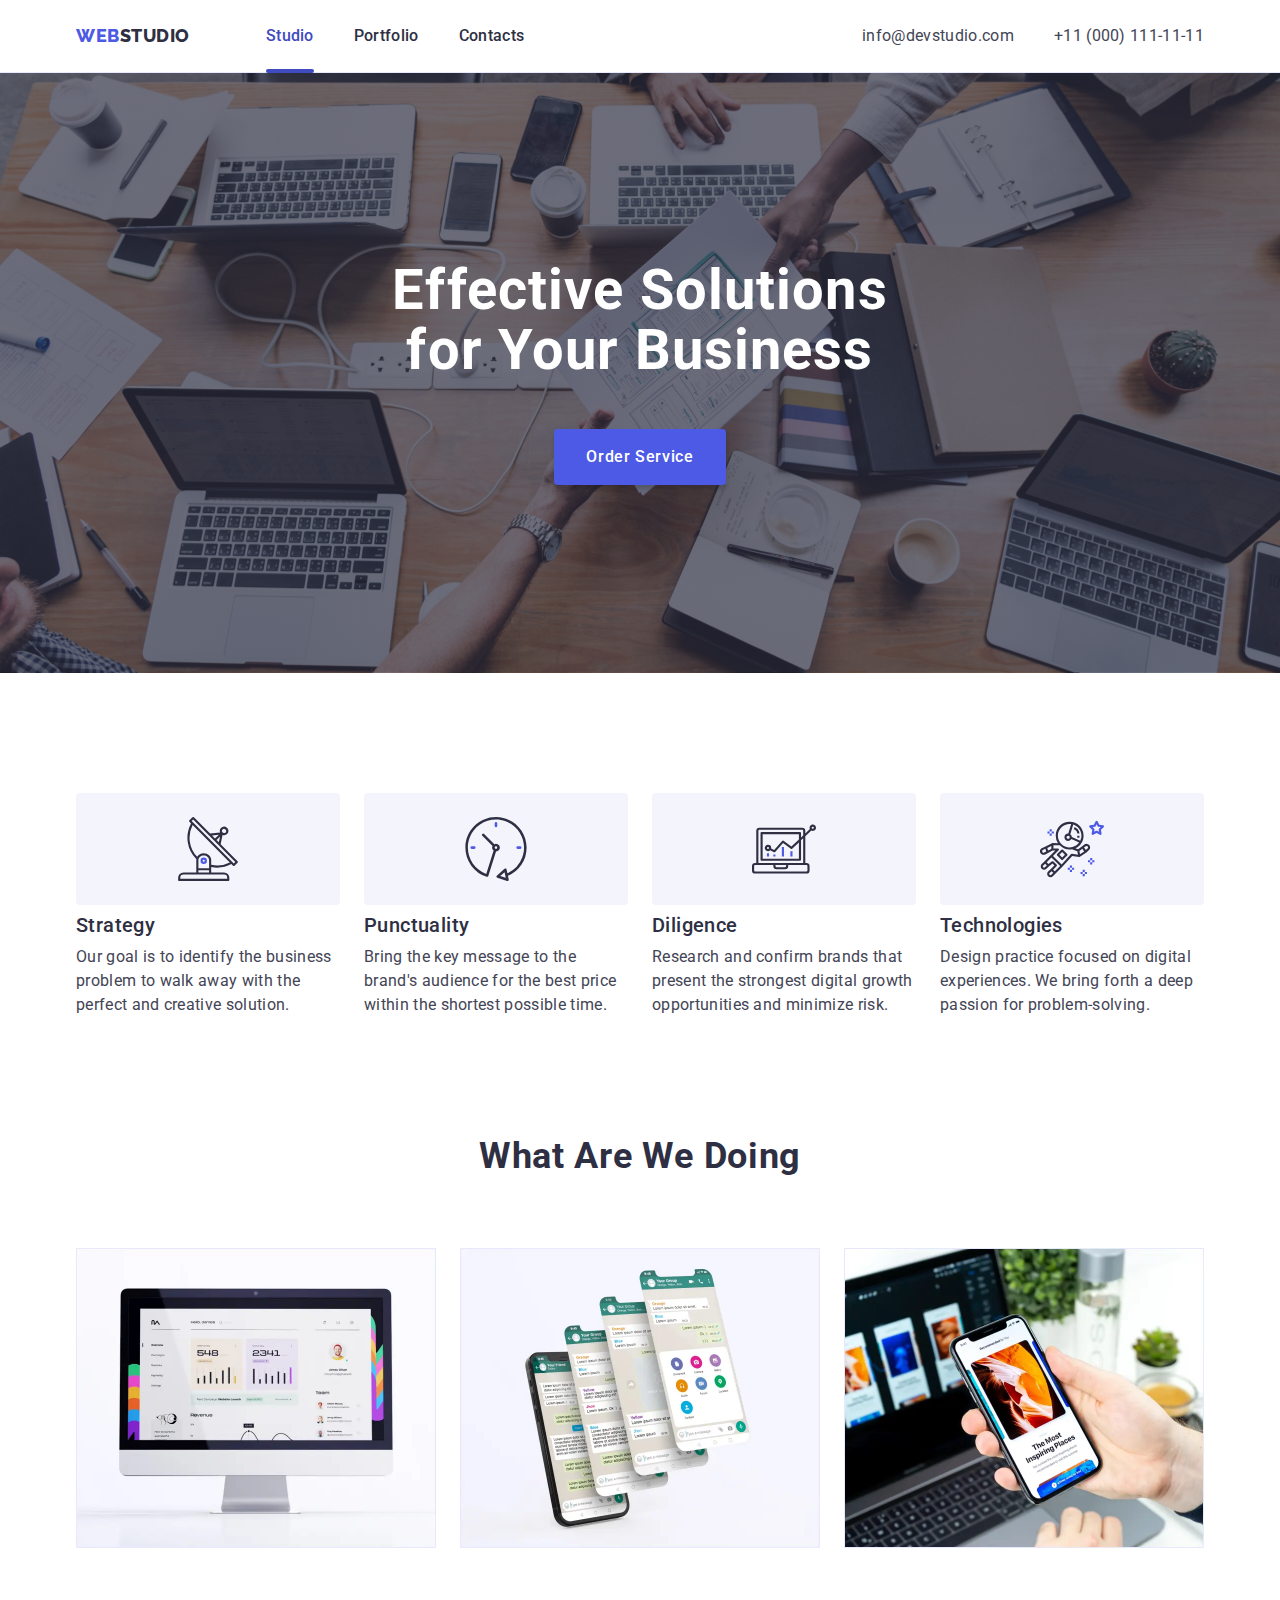
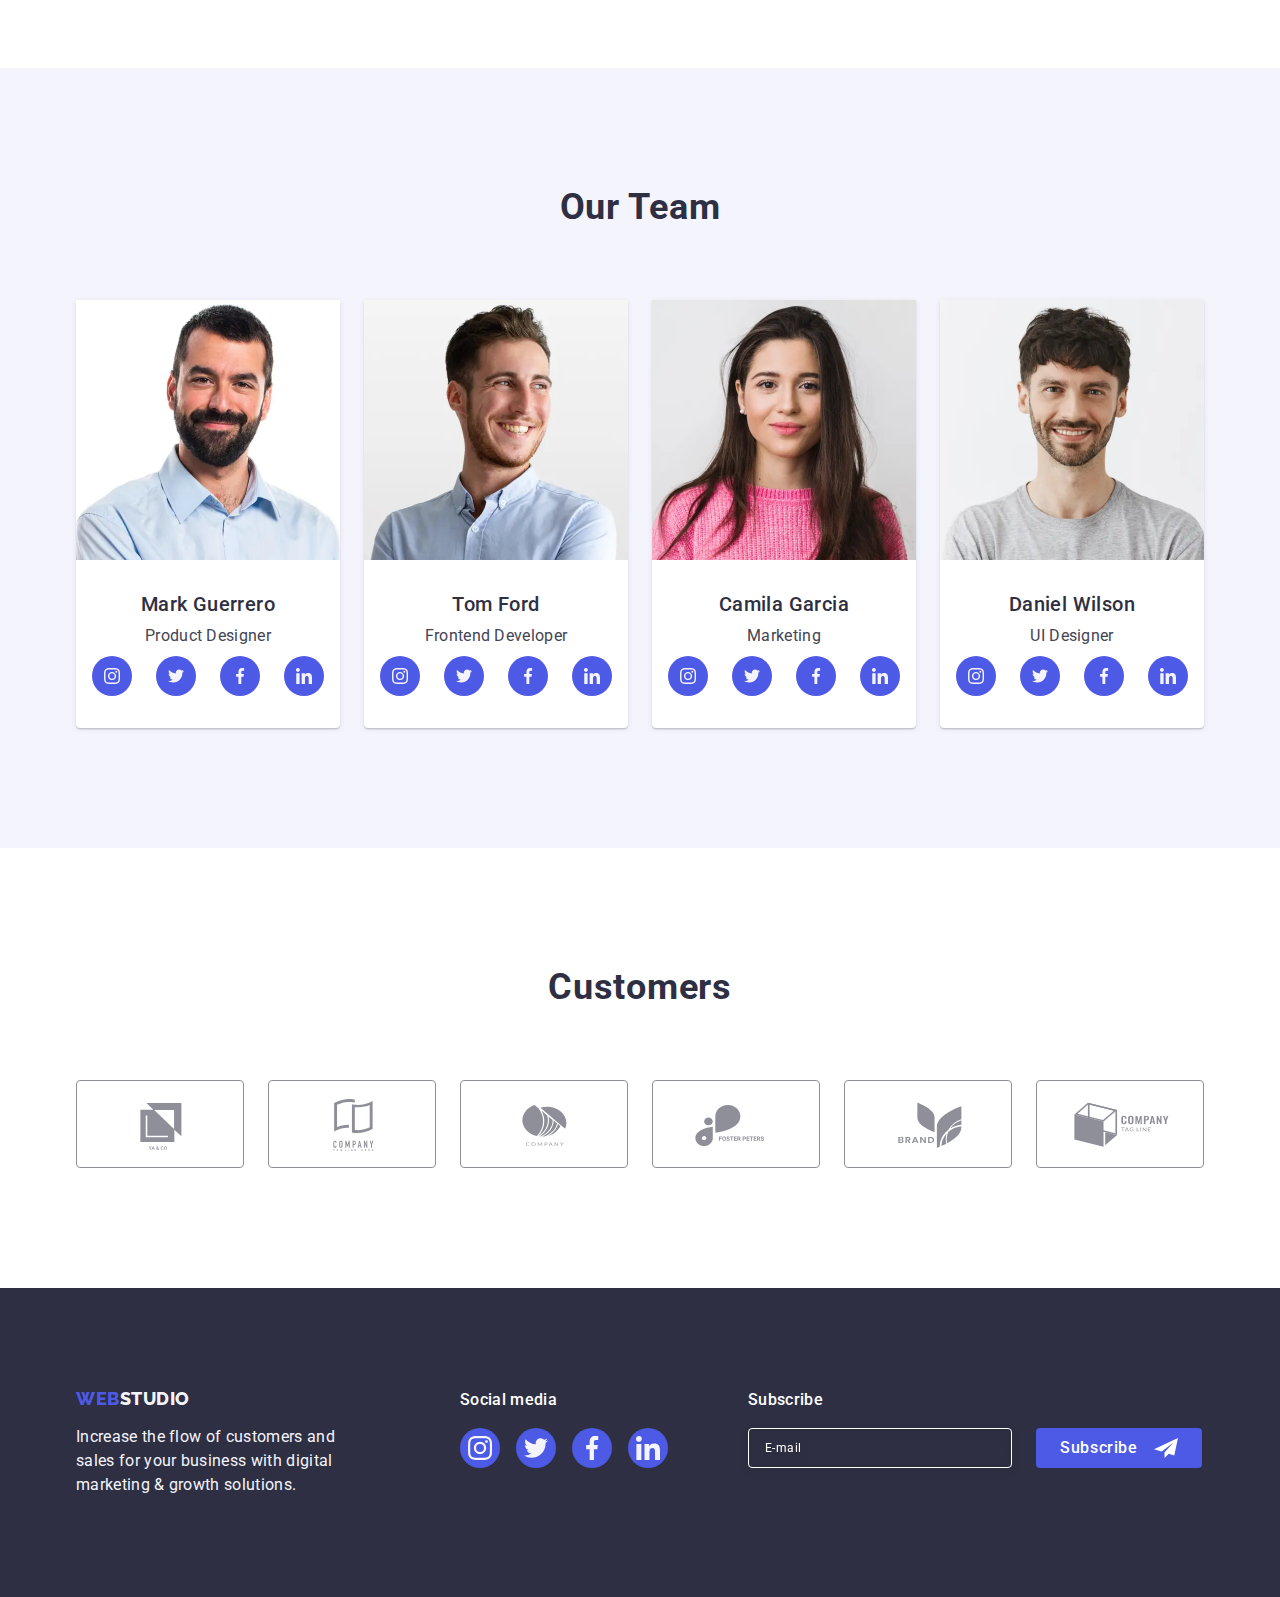
<file: index.html>
<!DOCTYPE html>
<html lang="en">

<head>
    <meta charset="UTF-8" />
    <meta http-equiv="X-UA-Compatible" content="IE=edge" />
    <meta name="viewport" content="width=device-width, initial-scale=1.0" />
    <title>WebStudio</title>
    <link rel="preconnect" href="https://fonts.googleapis.com" />
    <link rel="preconnect" href="https://fonts.gstatic.com" crossorigin />
    <link href="https://fonts.googleapis.com/css2?family=Raleway:wght@800&family=Roboto:wght@400;500;700&display=swap"
        rel="stylesheet" />
    <link rel="stylesheet"
        href="https://cdnjs.cloudflare.com/ajax/libs/modern-normalize/1.1.0/modern-normalize.min.css" />
    <link rel="stylesheet" href="./css/styles.css" />
</head>

<body>
    <header class="header">
        <div class="container header-nav">
            <nav class="navigations">
                <a href="./index.html" class="logo-nav logo-nav-common link">Web<span
                        class="logo-dark">Studio</span></a>
                <ul class="list menu-list">
                    <li class="nav-list">
                        <a href="./index.html" class="menu-item link active">Studio</a>
                    </li>
                    <li class="nav-list">
                        <a href="./portfolio.html" class="menu-item link">Portfolio</a>
                    </li>
                    <li class="nav-list">
                        <a href="" class="menu-item link">Contacts</a>
                    </li>
                </ul>
            </nav>
            <button type="button" class="mobile-menu-burger">
                <svg width="32" height="22" class="icon-hamburger js-open-menu">
                    <use href="./images/icons.svg#icon-menu-hamburger"></use>
                </svg>
            </button>
            <address class="contacts-menu">
                <ul class="list contacts-list">
                    <li class="contact tablet-mail">
                        <a href="mailto:info@devstudio.com" class="contact-item link">info@devstudio.com</a>
                    </li>
                    <li class="contact">
                        <a href="tel:+110001111111" class="contact-item link">+11 (000) 111-11-11</a>
                    </li>
                </ul>
            </address>
        </div>
        <div class="mobile-menu-wrapper js-menu-container">
            <div class="container mobile-menu-container">
                <div class="nav-button-wrapper">
                    <button type="button" class="close-button mobile-close-button js-close-menu">
                        <svg width="8" height="8" class="icon-close">
                            <use href="./images/icons.svg#icon-close"></use>
                        </svg>
                    </button>
                    <nav class="navigations-mobile">
                        <ul class="navigations-mobile-list list">
                            <li class="nav-list-mobile">
                                <a href="./index.html" class="menu-item-mobile link active">Studio</a>
                            </li>
                            <li class="nav-list-mobile">
                                <a href="./portfolio.html" class="menu-item-mobile link">Portfolio</a>
                            </li>
                            <li class="nav-list-mobile">
                                <a href="" class="menu-item-mobile link">Contacts</a>
                            </li>
                        </ul>
                    </nav>
                </div>
                <div class="mobile-fixed-wrap">
                    <address class="mobile-contact-menu">
                        <ul class="list contacts-list">
                            <li class="contact-mobile">
                                <a href="tel:+110001111111" class="contact-item-mobile-number link">+11 (000)
                                    111-11-11</a>
                            </li>
                            <li class="contact-mobile">
                                <a href="mailto:info@devstudio.com"
                                    class="contact-item-mobile link">info@devstudio.com</a>
                            </li>
                        </ul>
                    </address>
                    <ul class="social-media-list social-media-list-mobile list">
                        <li class="social-media-item">
                            <a href="" class="icon-link" aria-label="link to Instagram" target="_blank"
                                rel="noopener noreferrer">
                                <svg class="icon-img" width="24" height="24">
                                    <use href="./images/icons.svg#icon-instagram"></use>
                                </svg>
                            </a>
                        </li>
                        <li class="social-media-item">
                            <a href="" class="icon-link" aria-label="link to Twitter" target="_blank"
                                rel="noopener noreferrer">
                                <svg class="icon-img" width="24" height="24">
                                    <use href="./images/icons.svg#icon-twitter"></use>
                                </svg>
                            </a>
                        </li>
                        <li class="social-media-item">
                            <a href="" class="icon-link" aria-label="link to Facebook" target="_blank"
                                rel="noopener noreferrer">
                                <svg class="icon-img" width="24" height="24">
                                    <use href="./images/icons.svg#icon-facebook"></use>
                                </svg>
                            </a>
                        </li>
                        <li class="social-media-item">
                            <a href="" class="icon-link" aria-label="link to Linkedin" target="_blank"
                                rel="noopener noreferrer">
                                <svg class="icon-img" width="24" height="24">
                                    <use href="./images/icons.svg#icon-linkedin"></use>
                                </svg>
                            </a>
                        </li>
                    </ul>
                </div>
            </div>
        </div>
    </header>
    <main>
        <!-- Hero -->
        <section class="hero">
            <div class="container">
                <h1 class="hero-title">Effective Solutions for Your Business</h1>
                <button type="button" class="button primary-button" data-modal-open>
                    Order Service
                </button>
            </div>
        </section>

        <!-- Section 1 -->
        <section class="advantages-description">
            <div class="container advantages-container">
                <h2 class="visually-hidden">Our advantages</h2>
                <ul class="list advantages-list">
                    <li class="advantages-item">
                        <div class="advantages-icons-wrapper">
                            <svg class="advantages-icons" width="64" height="64">
                                <use href="./images/icons.svg#icon-antenna"></use>
                            </svg>
                        </div>
                        <h3 class="item-title">Strategy</h3>
                        <p class="item-description">
                            Our goal is to identify the business problem to walk away with
                            the perfect and creative solution.
                        </p>
                    </li>
                    <li class="advantages-item">
                        <div class="advantages-icons-wrapper">
                            <svg class="advantages-icons" width="64" height="64">
                                <use href="./images/icons.svg#icon-clock"></use>
                            </svg>
                        </div>
                        <h3 class="item-title">Punctuality</h3>
                        <p class="item-description">
                            Bring the key message to the brand's audience for the best price
                            within the shortest possible time.
                        </p>
                    </li>
                    <li class="advantages-item">
                        <div class="advantages-icons-wrapper">
                            <svg class="advantages-icons" width="64" height="64">
                                <use href="./images/icons.svg#icon-diagram"></use>
                            </svg>
                        </div>
                        <h3 class="item-title">Diligence</h3>
                        <p class="item-description">
                            Research and confirm brands that present the strongest digital
                            growth opportunities and minimize risk.
                        </p>
                    </li>
                    <li class="advantages-item">
                        <div class="advantages-icons-wrapper">
                            <svg class="advantages-icons" width="64" height="64">
                                <use href="./images/icons.svg#icon-astronaut"></use>
                            </svg>
                        </div>
                        <h3 class="item-title">Technologies</h3>
                        <p class="item-description">
                            Design practice focused on digital experiences. We bring forth a
                            deep passion for problem-solving.
                        </p>
                    </li>
                </ul>
            </div>
        </section>

        <!-- Section 2 -->
        <section class="work-examples">
            <div class="container">
                <h2 class="section-title">What are we doing</h2>
                <ul class="list works-list">
                    <li class="item">
                        <picture>
                            <source srcset="
                    ./images/img-1@2x.webp 2x
                  " media="(min-width: 1158px)" type="image/webp" />

                            <source srcset="
                    ./images/img-1@2x.jpg 2x
                  " media="(min-width: 1158px)" />

                            <img src="./images/img-1.jpg" alt="computer" width="360" height="300" />
                        </picture>
                    </li>
                    <li class="item">
                        <picture>
                            <source srcset="
                    ./images/img-2@2x.webp 2x
                  " media="(min-width: 1158px)" type="image/webp" />

                            <source srcset="
                    ./images/img-2@2x.jpg 2x
                  " media="(min-width: 1158px)" />

                            <img src="./images/img-2.jpg" alt="computer" width="360" height="300" />
                        </picture>
                    </li>
                    <li class="item">
                        <picture>
                            <source srcset="
                    ./images/img-3@2x.webp 2x
                  " media="(min-width: 1158px)" type="image/webp" />

                            <source srcset="
                    ./images/img-3@2x.jpg 2x
                  " media="(min-width: 1158px)" />

                            <img src="./images/img-3.jpg" alt="computer" width="360" height="300" />
                        </picture>
                    </li>
                </ul>
            </div>
        </section>

        <!-- Section 3 -->
        <section class="team-members-cards">
            <div class="container team-members-container">
                <h2 class="section-title">Our Team</h2>
                <ul class="list team-list">
                    <li class="team-member-card">
                        <picture>
                            <source srcset="
                    ./images/people-1@2x.webp 2x
                  " type="image/webp" />

                            <source srcset="
                    ./images/people-1@2x.jpg 2x
                  " />

                            <img src="./images/people-1.jpg" alt="Mark Guerrero" width="264" height="260"
                                class="person-image" />
                        </picture>
                        <div class="wrapper">
                            <h3 class="card-name-title">Mark Guerrero</h3>
                            <p class="card-description">Product Designer</p>
                            <ul class="icon-list list">
                                <li class="personal-social-media">
                                    <a href="" class="icon-link link" aria-label="link to Instagram" target="_blank"
                                        rel="noopener noreferrer">
                                        <svg class="icon-img" width="16" height="16">
                                            <use href="./images/icons.svg#icon-instagram"></use>
                                        </svg>
                                    </a>
                                </li>
                                <li class="personal-social-media">
                                    <a href="" class="icon-link link" aria-label="link to Twitter" target="_blank"
                                        rel="noopener noreferrer">
                                        <svg class="icon-img" width="16" height="16">
                                            <use href="./images/icons.svg#icon-twitter"></use>
                                        </svg>
                                    </a>
                                </li>
                                <li class="personal-social-media">
                                    <a href="" class="icon-link link" aria-label="link to Facebook" target="_blank"
                                        rel="noopener noreferrer">
                                        <svg class="icon-img" width="16" height="16">
                                            <use href="./images/icons.svg#icon-facebook"></use>
                                        </svg>
                                    </a>
                                </li>
                                <li class="personal-social-media">
                                    <a href="" class="icon-link link" aria-label="link to Linkedin" target="_blank"
                                        rel="noopener noreferrer">
                                        <svg class="icon-img" width="16" height="16">
                                            <use href="./images/icons.svg#icon-linkedin"></use>
                                        </svg>
                                    </a>
                                </li>
                            </ul>
                        </div>
                    </li>
                    <li class="team-member-card">
                        <picture>
                            <source srcset="
                    ./images/people-2@2x.webp 2x
                  " type="image/webp" />

                            <source srcset="
                    ./images/people-2@2x.jpg 2x
                  " />
                            <img src="./images/people-2.jpg" alt="Tom Ford" width="264" height="260"
                                class="person-image" />
                        </picture>
                        <div class="wrapper">
                            <h3 class="card-name-title">Tom Ford</h3>
                            <p class="card-description">Frontend Developer</p>
                            <ul class="icon-list list">
                                <li class="personal-social-media">
                                    <a href="" class="icon-link link" aria-label="link to Instagram" target="_blank"
                                        rel="noopener noreferrer">
                                        <svg class="icon-img" width="16" height="16">
                                            <use href="./images/icons.svg#icon-instagram"></use>
                                        </svg>
                                    </a>
                                </li>
                                <li class="personal-social-media">
                                    <a href="" class="icon-link link" aria-label="link to Twitter" target="_blank"
                                        rel="noopener noreferrer">
                                        <svg class="icon-img" width="16" height="16">
                                            <use href="./images/icons.svg#icon-twitter"></use>
                                        </svg>
                                    </a>
                                </li>
                                <li class="personal-social-media">
                                    <a href="" class="icon-link link" aria-label="link to Facebook" target="_blank"
                                        rel="noopener noreferrer">
                                        <svg class="icon-img" width="16" height="16">
                                            <use href="./images/icons.svg#icon-facebook"></use>
                                        </svg>
                                    </a>
                                </li>
                                <li class="personal-social-media">
                                    <a href="" class="icon-link link" aria-label="link to Linkedin" target="_blank"
                                        rel="noopener noreferrer">
                                        <svg class="icon-img" width="16" height="16">
                                            <use href="./images/icons.svg#icon-linkedin"></use>
                                        </svg>
                                    </a>
                                </li>
                            </ul>
                        </div>
                    </li>
                    <li class="team-member-card">
                        <picture>
                            <source srcset="
                    ./images/people-3@2x.webp 2x
                  " type="image/webp" />

                            <source srcset="
                    ./images/people-3@2x.jpg 2x
                  " />
                            <img src="./images/people-3.jpg" alt="Camila Garcia" width="264" height="260"
                                class="person-image" />
                        </picture>
                        <div class="wrapper">
                            <h3 class="card-name-title">Camila Garcia</h3>
                            <p class="card-description">Marketing</p>
                            <ul class="icon-list list">
                                <li class="personal-social-media">
                                    <a href="" class="icon-link link" aria-label="link to Instagram" target="_blank"
                                        rel="noopener noreferrer">
                                        <svg class="icon-img" width="16" height="16">
                                            <use href="./images/icons.svg#icon-instagram"></use>
                                        </svg>
                                    </a>
                                </li>
                                <li class="personal-social-media">
                                    <a href="" class="icon-link link" aria-label="link to Twitter" target="_blank"
                                        rel="noopener noreferrer">
                                        <svg class="icon-img" width="16" height="16">
                                            <use href="./images/icons.svg#icon-twitter"></use>
                                        </svg>
                                    </a>
                                </li>
                                <li class="personal-social-media">
                                    <a href="" class="icon-link link" aria-label="link to Facebook" target="_blank"
                                        rel="noopener noreferrer">
                                        <svg class="icon-img" width="16" height="16">
                                            <use href="./images/icons.svg#icon-facebook"></use>
                                        </svg>
                                    </a>
                                </li>
                                <li class="personal-social-media">
                                    <a href="" class="icon-link link" aria-label="link to Linkedin" target="_blank"
                                        rel="noopener noreferrer">
                                        <svg class="icon-img" width="16" height="16">
                                            <use href="./images/icons.svg#icon-linkedin"></use>
                                        </svg>
                                    </a>
                                </li>
                            </ul>
                        </div>
                    </li>
                    <li class="team-member-card">
                        <picture>
                            <source srcset="
                    ./images/people-4@2x.webp 2x
                  " type="image/webp" />

                            <source srcset="
                    ./images/people-4@2x.jpg 2x
                  " />
                            <img src="./images/people-4.jpg" alt="Daniel Wilson" width="264" height="260"
                                class="person-image" />
                        </picture>
                        <div class="wrapper">
                            <h3 class="card-name-title">Daniel Wilson</h3>
                            <p class="card-description">UI Designer</p>
                            <ul class="icon-list list">
                                <li class="personal-social-media">
                                    <a href="" class="icon-link link" aria-label="link to Instagram" target="_blank"
                                        rel="noopener noreferrer">
                                        <svg class="icon-img" width="16" height="16">
                                            <use href="./images/icons.svg#icon-instagram"></use>
                                        </svg>
                                    </a>
                                </li>
                                <li class="personal-social-media">
                                    <a href="" class="icon-link link" aria-label="link to Twitter" target="_blank"
                                        rel="noopener noreferrer">
                                        <svg class="icon-img" width="16" height="16">
                                            <use href="./images/icons.svg#icon-twitter"></use>
                                        </svg>
                                    </a>
                                </li>
                                <li class="personal-social-media">
                                    <a href="" class="icon-link link" aria-label="link to Facebook" target="_blank"
                                        rel="noopener noreferrer">
                                        <svg class="icon-img" width="16" height="16">
                                            <use href="./images/icons.svg#icon-facebook"></use>
                                        </svg>
                                    </a>
                                </li>
                                <li class="personal-social-media">
                                    <a href="" class="icon-link link" aria-label="link to Linkedin" target="_blank"
                                        rel="noopener noreferrer">
                                        <svg class="icon-img" width="16" height="16">
                                            <use href="./images/icons.svg#icon-linkedin"></use>
                                        </svg>
                                    </a>
                                </li>
                            </ul>
                        </div>
                    </li>
                </ul>
            </div>
        </section>

        <!-- Section 4 -->
        <section class="customers-section">
            <div class="container customers-container">
                <h2 class="section-title">Customers</h2>
                <ul class="customers-list list">
                    <li class="customers-item">
                        <a href="" class="customers-link" aria-label="link to Company" target="_blank"
                            rel="noopener noreferrer">
                            <svg class="customer-logo">
                                <use href="./images/icons.svg#icon-logo-1"></use>
                            </svg>
                        </a>
                    </li>
                    <li class="customers-item">
                        <a href="" class="customers-link" aria-label="link to Company" target="_blank"
                            rel="noopener noreferrer">
                            <svg class="customer-logo">
                                <use href="./images/icons.svg#icon-logo-2"></use>
                            </svg>
                        </a>
                    </li>
                    <li class="customers-item">
                        <a href="" class="customers-link" aria-label="link to Company" target="_blank"
                            rel="noopener noreferrer">
                            <svg class="customer-logo">
                                <use href="./images/icons.svg#icon-logo-3"></use>
                            </svg>
                        </a>
                    </li>
                    <li class="customers-item">
                        <a href="" class="customers-link" aria-label="link to Company" target="_blank"
                            rel="noopener noreferrer">
                            <svg class="customer-logo">
                                <use href="./images/icons.svg#icon-logo-4"></use>
                            </svg>
                        </a>
                    </li>
                    <li class="customers-item">
                        <a href="" class="customers-link" aria-label="link to Company" target="_blank"
                            rel="noopener noreferrer">
                            <svg class="customer-logo">
                                <use href="./images/icons.svg#icon-logo-5"></use>
                            </svg>
                        </a>
                    </li>
                    <li class="customers-item">
                        <a href="" class="customers-link" aria-label="link to Company" target="_blank"
                            rel="noopener noreferrer">
                            <svg class="customer-logo">
                                <use href="./images/icons.svg#icon-logo-6"></use>
                            </svg>
                        </a>
                    </li>
                </ul>
            </div>
        </section>
    </main>

    <!-- Footer -->

    <footer class="footer">
        <div class="container footer-wrapper">
            <div class="footer-left-side">
                <a href="./index.html" class="logo-nav logo-nav-common link footer-logo">Web<span
                        class="logo-light">Studio</span></a>
                <p class="footer-text">
                    Increase the flow of customers and sales for your business with
                    digital marketing & growth solutions.
                </p>
            </div>
            <div class="footer-social-media-wrapper">
                <p class="social-media-form-text">Social media</p>
                <ul class="social-media-list list">
                    <li class="social-media-item">
                        <a href="" class="icon-link" aria-label="link to Instagram" target="_blank"
                            rel="noopener noreferrer">
                            <svg class="icon-img" width="24" height="24">
                                <use href="./images/icons.svg#icon-instagram"></use>
                            </svg>
                        </a>
                    </li>
                    <li class="social-media-item">
                        <a href="" class="icon-link" aria-label="link to Twitter" target="_blank"
                            rel="noopener noreferrer">
                            <svg class="icon-img" width="24" height="24">
                                <use href="./images/icons.svg#icon-twitter"></use>
                            </svg>
                        </a>
                    </li>
                    <li class="social-media-item">
                        <a href="" class="icon-link" aria-label="link to Facebook" target="_blank"
                            rel="noopener noreferrer">
                            <svg class="icon-img" width="24" height="24">
                                <use href="./images/icons.svg#icon-facebook"></use>
                            </svg>
                        </a>
                    </li>
                    <li class="social-media-item">
                        <a href="" class="icon-link" aria-label="link to Linkedin" target="_blank"
                            rel="noopener noreferrer">
                            <svg class="icon-img" width="24" height="24">
                                <use href="./images/icons.svg#icon-linkedin"></use>
                            </svg>
                        </a>
                    </li>
                </ul>
            </div>

            <div class="footer-form-container">
                <p class="social-media-form-text">Subscribe</p>
                <form class="footer-form">
                    <label class="footer-form-label">
                        <input type="email" name="email" required class="footer-form-email" placeholder="E-mail" />
                    </label>
                    <button type="submit" class="footer-form-button button">
                        Subscribe
                        <svg class="subscribe-footer-icon" width="24" height="24">
                            <use href="./images/icons.svg#icon-telegram"></use>
                        </svg>
                    </button>
                </form>
            </div>
        </div>
    </footer>

    <!-- Modal window -->

    <div class="backdrop is-hidden" data-modal>
        <div class="modal">
            <button type="button" class="close-button modal-close-button" data-modal-close>
                <svg class="icon-close" width="8" height="8">
                    <use href="./images/icons.svg#icon-close"></use>
                </svg>
            </button>
            <p class="form-title">Leave your contacts and we will call you back</p>

            <form class="form-modal">
                <div class="modal-form-wrapper">
                    <label class="form-field" for="user-name">Name</label>
                    <div class="input-wrapper">
                        <input type="text" name="user-name" id="user-name" required class="form-input"
                            pattern="[a-zA-Z]+" minlength="2" />
                        <svg class="form-icon" width="18" height="24">
                            <use href="./images/icons.svg#icon-person"></use>
                        </svg>
                    </div>
                </div>

                <div class="modal-form-wrapper">
                    <label class="form-field" for="user-phone-number">Phone</label>
                    <div class="input-wrapper">
                        <input type="tel" name="phone-number" id="user-phone-number" required class="form-input"
                            pattern="[0-9]{3}-[0-9]{3}-[0-9]{2}-[0-9]{2}" title="XXX-XXX-XX-XX" />
                        <svg class="form-icon" width="18" height="24">
                            <use href="./images/icons.svg#icon-phone"></use>
                        </svg>
                    </div>
                </div>

                <div class="modal-form-wrapper">
                    <label class="form-field" for="user-email">Email</label>
                    <div class="input-wrapper">
                        <input type="email" name="user-email" id="user-email" required class="form-input" />
                        <svg class="form-icon" width="18" height="24">
                            <use href="./images/icons.svg#icon-email"></use>
                        </svg>
                    </div>
                </div>

                <div class="modal-form-wrapper textarea-container">
                    <label class="form-field" for="user-comment"> Comment</label>
                    <textarea name="user-comment" id="user-comment" placeholder="Text input"
                        class="user-comment"></textarea>
                </div>

                <div class="user-policy-wrapper">
                    <input type="checkbox" name="user-privacy" id="user-privacy" value="true" required
                        class="checkbox-form visually-hidden" />
                    <label class="checkbox-description" for="user-privacy">
                        <span class="icon-checkboks">
                            <svg class="icon-policy" width="10" height="8">
                                <use href="./images/icons.svg#icon-policy"></use>
                            </svg>
                        </span>
                        I accept the terms and conditions of the&nbsp;
                        <a href="" class="policy-link">Privacy Policy</a>
                    </label>
                </div>

                <button type="submit" class="primary-button button">Send</button>
            </form>
        </div>
    </div>

    <script src="./js/mobile-menu.js"></script>
    <script src="./js/modal.js"></script>
</body>

</html>
</file>
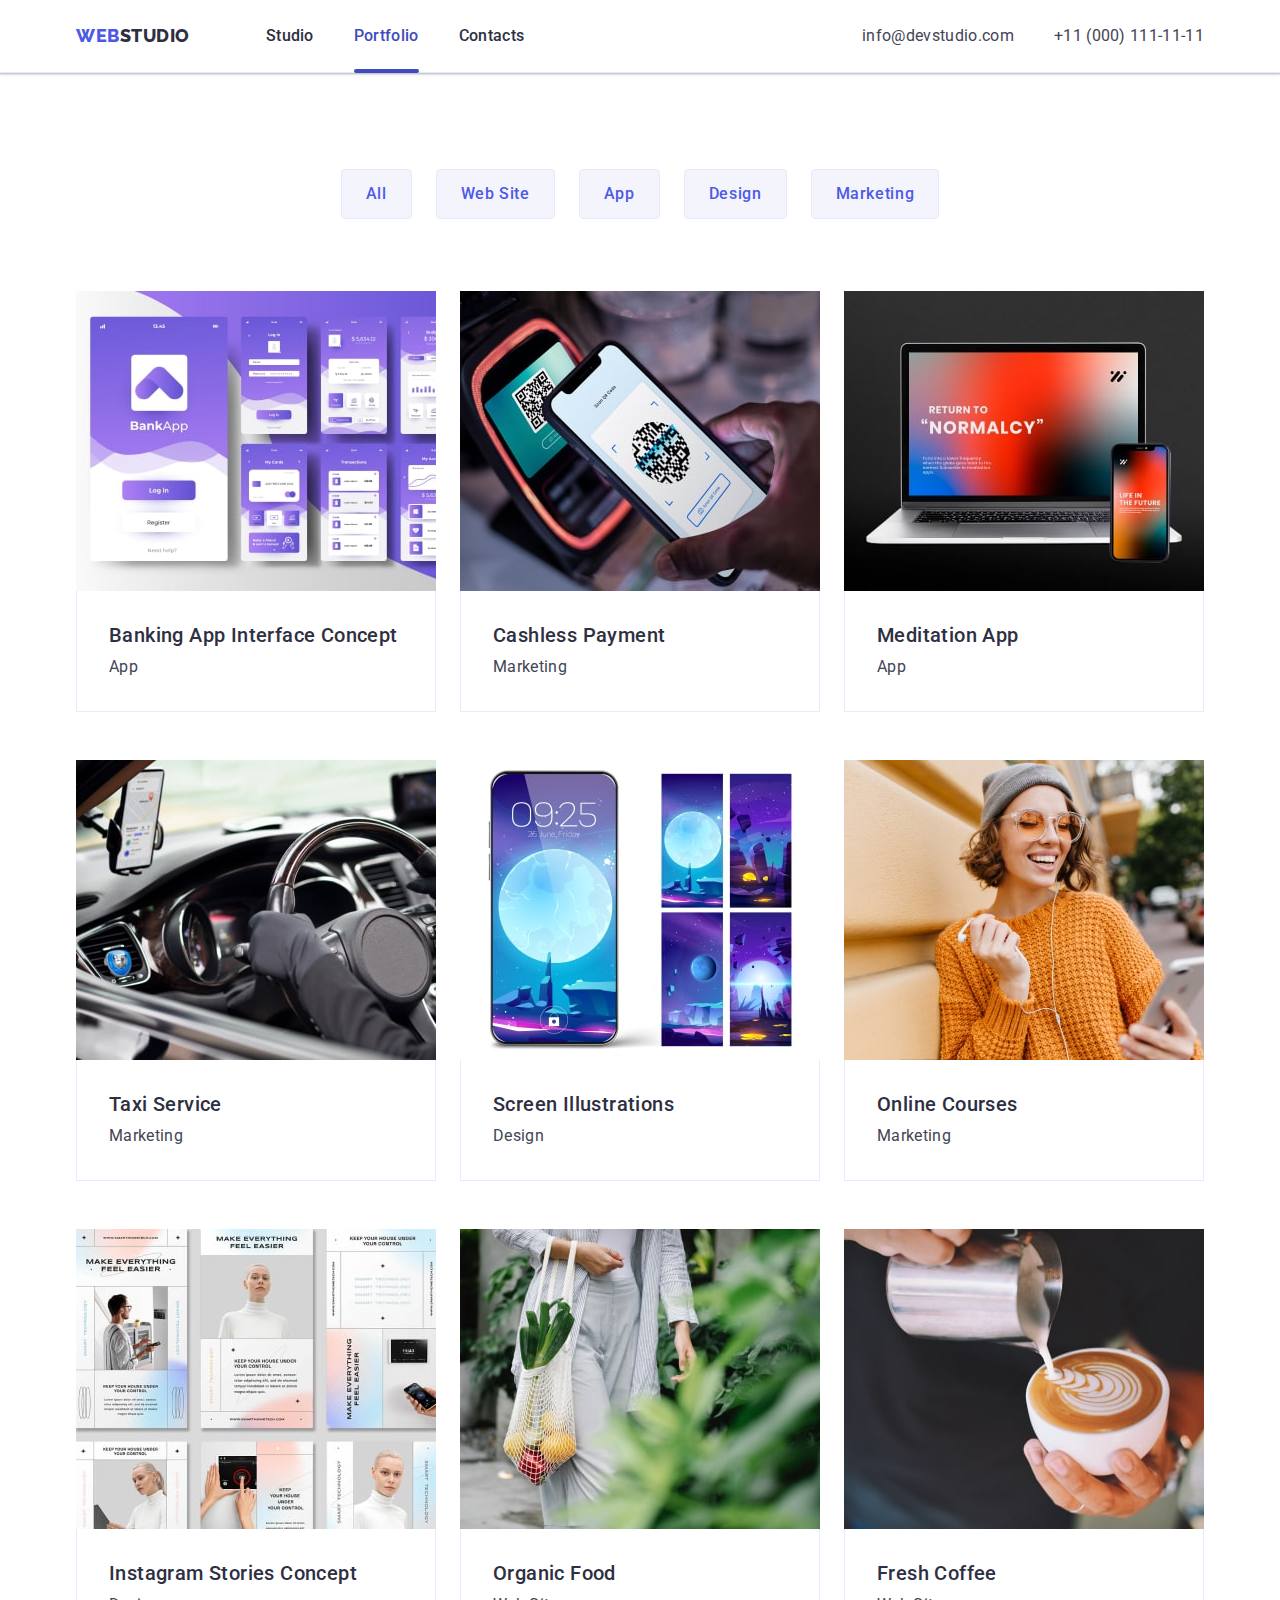
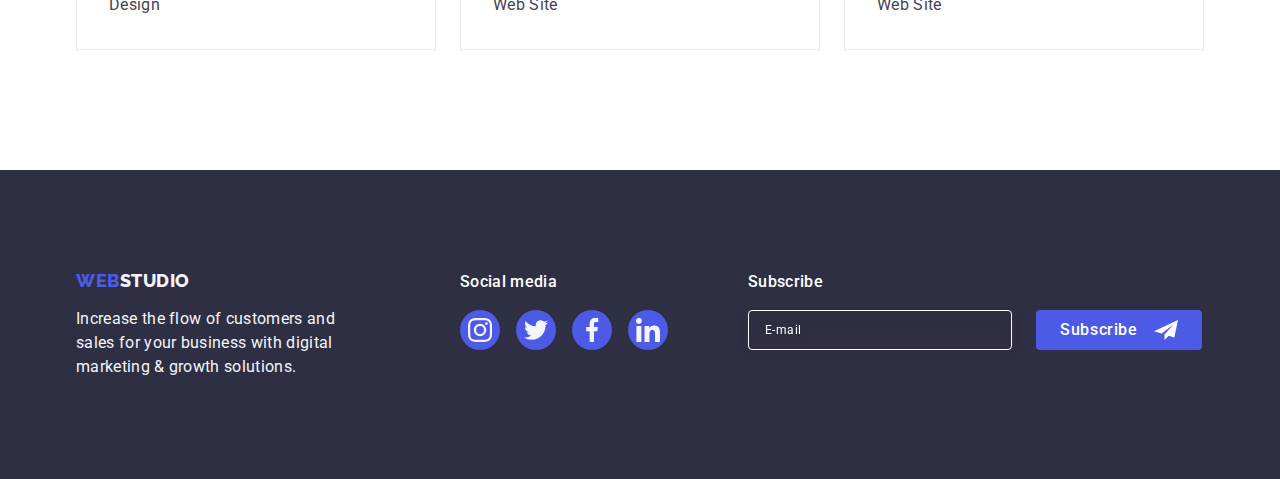
<file: portfolio.html>
<!DOCTYPE html>
<html lang="en">

<head>
    <meta charset="UTF-8" />
    <meta http-equiv="X-UA-Compatible" content="IE=edge" />
    <meta name="viewport" content="width=device-width, initial-scale=1.0" />
    <title>Portfolio</title>
    <link rel="preconnect" href="https://fonts.googleapis.com" />
    <link rel="preconnect" href="https://fonts.gstatic.com" crossorigin />
    <link href="https://fonts.googleapis.com/css2?family=Raleway:wght@800&family=Roboto:wght@400;500;700&display=swap"
        rel="stylesheet" />
    <link rel="stylesheet"
        href="https://cdnjs.cloudflare.com/ajax/libs/modern-normalize/1.1.0/modern-normalize.min.css" />
    <link rel="stylesheet" href="./css/styles.css" />
</head>

<body>
    <header class="header">
        <div class="container header-nav">
            <nav class="navigations">
                <a href="./index.html" class="logo-nav logo-nav-common link">Web<span
                        class="logo-dark">Studio</span></a>
                <ul class="list menu-list">
                    <li class="nav-list">
                        <a href="./index.html" class="menu-item link">Studio</a>
                    </li>
                    <li class="nav-list">
                        <a href="./portfolio.html" class="menu-item link active">Portfolio</a>
                    </li>
                    <li class="nav-list">
                        <a href="" class="menu-item link">Contacts</a>
                    </li>
                </ul>
            </nav>
            <address class="contacts-menu">
                <ul class="list contacts-list">
                    <li class="contact">
                        <a href="mailto:info@devstudio.com" class="contact-item link">info@devstudio.com</a>
                    </li>
                    <li class="contact">
                        <a href="tel:+110001111111" class="contact-item link">+11 (000) 111-11-11</a>
                    </li>
                </ul>
            </address>
        </div>
    </header>
    <main>
        <section class="cards-section">
            <div class="container">
                <h1 class="visually-hidden">Our offers</h1>
                <ul class="list button-list">
                    <li class="secondary-button-item">
                        <button type="button" class="button secondary-button">All</button>
                    </li>
                    <li class="secondary-button-item">
                        <button type="button" class="button secondary-button">
                            Web Site
                        </button>
                    </li>
                    <li class="secondary-button-item">
                        <button type="button" class="button secondary-button">App</button>
                    </li>
                    <li class="secondary-button-item">
                        <button type="button" class="button secondary-button">
                            Design
                        </button>
                    </li>
                    <li class="secondary-button-item">
                        <button type="button" class="button secondary-button">
                            Marketing
                        </button>
                    </li>
                </ul>

                <ul class="list card-list">
                    <li class="card">
                        <a href="" class="link card-link">
                            <div class="thumb">
                                <img src="./images/portfolio/portfolio-1.jpg" alt="Banking app" width="360"
                                    height="300" />
                                <p class="thumb-text">
                                    14 Stylish and User-Friendly App Design Concepts · Task
                                    Manager App · Calorie Tracker App · Exotic Fruit Ecommerce
                                    App · Cloud Storage App
                                </p>
                            </div>
                            <div class="wrapper-cards">
                                <h2 class="item-title item-title-link">
                                    Banking App Interface Concept
                                </h2>
                                <p class="item-description item-description-link">App</p>
                            </div>
                        </a>
                    </li>

                    <li class="card">
                        <a href="" class="link card-link">
                            <div class="thumb">
                                <img src="./images/portfolio/portfolio-2.jpg" alt="Phone Payment" width="360"
                                    height="300" />
                                <p class="thumb-text">
                                    14 Stylish and User-Friendly App Design Concepts · Task
                                    Manager App · Calorie Tracker App · Exotic Fruit Ecommerce
                                    App · Cloud Storage App
                                </p>
                            </div>
                            <div class="wrapper-cards">
                                <h2 class="item-title item-title-link">Cashless Payment</h2>
                                <p class="item-description item-description-link">
                                    Marketing
                                </p>
                            </div>
                        </a>
                    </li>

                    <li class="card">
                        <a href="" class="link card-link">
                            <div class="thumb">
                                <img src="./images/portfolio/portfolio-3.jpg" alt="Laptop" width="360" height="300" />
                                <p class="thumb-text">
                                    14 Stylish and User-Friendly App Design Concepts · Task
                                    Manager App · Calorie Tracker App · Exotic Fruit Ecommerce
                                    App · Cloud Storage App
                                </p>
                            </div>
                            <div class="wrapper-cards">
                                <h2 class="item-title item-title-link">Meditation App</h2>
                                <p class="item-description item-description-link">App</p>
                            </div>
                        </a>
                    </li>
                    <li class="card">
                        <a href="" class="link card-link">
                            <div class="thumb">
                                <img src="./images/portfolio/portfolio-4.jpg" alt="A car" width="360" height="300" />
                                <p class="thumb-text">
                                    14 Stylish and User-Friendly App Design Concepts · Task
                                    Manager App · Calorie Tracker App · Exotic Fruit Ecommerce
                                    App · Cloud Storage App
                                </p>
                            </div>
                            <div class="wrapper-cards">
                                <h2 class="item-title item-title-link">Taxi Service</h2>
                                <p class="item-description item-description-link">
                                    Marketing
                                </p>
                            </div>
                        </a>
                    </li>
                    <li class="card">
                        <a href="" class="link card-link">
                            <div class="thumb">
                                <img src="./images/portfolio/portfolio-5.jpg" alt="Screen Illustrations" width="360"
                                    height="300" />
                                <p class="thumb-text">
                                    14 Stylish and User-Friendly App Design Concepts · Task
                                    Manager App · Calorie Tracker App · Exotic Fruit Ecommerce
                                    App · Cloud Storage App
                                </p>
                            </div>
                            <div class="wrapper-cards">
                                <h2 class="item-title item-title-link">
                                    Screen Illustrations
                                </h2>
                                <p class="item-description item-description-link">Design</p>
                            </div>
                        </a>
                    </li>
                    <li class="card">
                        <a href="" class="link card-link">
                            <div class="thumb">
                                <img src="./images/portfolio/portfolio-6.jpg" alt="Learning girl" width="360"
                                    height="300" />
                                <p class="thumb-text">
                                    14 Stylish and User-Friendly App Design Concepts · Task
                                    Manager App · Calorie Tracker App · Exotic Fruit Ecommerce
                                    App · Cloud Storage App
                                </p>
                            </div>
                            <div class="wrapper-cards">
                                <h2 class="item-title item-title-link">Online Courses</h2>
                                <p class="item-description item-description-link">
                                    Marketing
                                </p>
                            </div>
                        </a>
                    </li>
                    <li class="card">
                        <a href="" class="link card-link">
                            <div class="thumb">
                                <img src="./images/portfolio/portfolio-7.jpg" alt="Instagram Stories" width="360"
                                    height="300" />
                                <p class="thumb-text">
                                    14 Stylish and User-Friendly App Design Concepts · Task
                                    Manager App · Calorie Tracker App · Exotic Fruit Ecommerce
                                    App · Cloud Storage App
                                </p>
                            </div>
                            <div class="wrapper-cards">
                                <h2 class="item-title item-title-link">
                                    Instagram Stories Concept
                                </h2>
                                <p class="item-description item-description-link">Design</p>
                            </div>
                        </a>
                    </li>
                    <li class="card">
                        <a href="" class="link card-link">
                            <div class="thumb">
                                <img src="./images/portfolio/portfolio-8.jpg" alt="Food" width="360" height="300" />
                                <p class="thumb-text">
                                    14 Stylish and User-Friendly App Design Concepts · Task
                                    Manager App · Calorie Tracker App · Exotic Fruit Ecommerce
                                    App · Cloud Storage App
                                </p>
                            </div>
                            <div class="wrapper-cards">
                                <h2 class="item-title item-title-link">Organic Food</h2>
                                <p class="item-description item-description-link">Web Site</p>
                            </div>
                        </a>
                    </li>
                    <li class="card">
                        <a href="" class="link card-link">
                            <div class="thumb">
                                <img src="./images/portfolio/portfolio-9.jpg" alt="A cup of coffe" width="360"
                                    height="300" />
                                <p class="thumb-text">
                                    14 Stylish and User-Friendly App Design Concepts · Task
                                    Manager App · Calorie Tracker App · Exotic Fruit Ecommerce
                                    App · Cloud Storage App
                                </p>
                            </div>
                            <div class="wrapper-cards">
                                <h2 class="item-title item-title-link">Fresh Coffee</h2>
                                <p class="item-description item-description-link">Web Site</p>
                            </div>
                        </a>
                    </li>
                </ul>
            </div>
        </section>
    </main>
    <footer class="footer">
        <div class="container footer-wrapper">
            <div class="footer-left-side">
                <a href="./index.html" class="logo-nav logo-nav-common link footer-logo">Web<span
                        class="logo-light">Studio</span></a>
                <p class="footer-text">
                    Increase the flow of customers and sales for your business with
                    digital marketing & growth solutions.
                </p>
            </div>
            <div class="footer-social-media-wrapper">
                <p class="social-media-form-text">Social media</p>
                <ul class="social-media-list list">
                    <li class="social-media-item">
                        <a href="" class="icon-link" aria-label="link to Instagram" target="_blank"
                            rel="noopener noreferrer">
                            <svg class="icon-img" width="24" height="24">
                                <use href="./images/icons.svg#icon-instagram"></use>
                            </svg>
                        </a>
                    </li>
                    <li class="social-media-item">
                        <a href="" class="icon-link" aria-label="link to Twitter" target="_blank"
                            rel="noopener noreferrer">
                            <svg class="icon-img" width="24" height="24">
                                <use href="./images/icons.svg#icon-twitter"></use>
                            </svg>
                        </a>
                    </li>
                    <li class="social-media-item">
                        <a href="" class="icon-link" aria-label="link to Facebook" target="_blank"
                            rel="noopener noreferrer">
                            <svg class="icon-img" width="24" height="24">
                                <use href="./images/icons.svg#icon-facebook"></use>
                            </svg>
                        </a>
                    </li>
                    <li class="social-media-item">
                        <a href="" class="icon-link" aria-label="link to Linkedin" target="_blank"
                            rel="noopener noreferrer">
                            <svg class="icon-img" width="24" height="24">
                                <use href="./images/icons.svg#icon-linkedin"></use>
                            </svg>
                        </a>
                    </li>
                </ul>
            </div>

            <div class="footer-form-container">
                <p class="social-media-form-text">Subscribe</p>
                <form class="footer-form">
                    <label class="footer-form-label">
                        <input type="email" name="email" required class="footer-form-email" placeholder="E-mail" />
                    </label>
                    <button type="submit" class="footer-form-button button">
                        Subscribe
                        <svg class="subscribe-footer-icon" width="24" height="24">
                            <use href="./images/icons.svg#icon-telegram"></use>
                        </svg>
                    </button>
                </form>
            </div>
        </div>
    </footer>
</body>

</html>
</file>
<file: css/styles.css>
:root {
    --primary-brand-color: #4d5ae5;
    --hover-color: #404bbf;
    --primary-text-color: #434455;
    --headings-text-color: #2e2f42;
    --white-text-color: #ffffff;
    --light-text-color: #f4f4fd;
    --accent-color: #e7e9fc;
    --stroke-logo-color: #8e8f99;
    --green-hover-color: #31d0aa;
    --modal-background-color: #fcfcfc;
    --timing-function: cubic-bezier(0.4, 0, 0.2, 1);
}

body {
    /* padding-top: 72px; */

    font-family: 'Roboto', sans-serif;
    font-weight: 400;
    font-size: 16px;

    background-color: var(--white-text-color);
    color: var(--primary-text-color);
}

/* Resets */
h1,
h2,
h3,
h4,
p {
    margin-top: 0;
    margin-bottom: 0;
}

ul {
    margin-top: 0;
    margin-bottom: 0;
    padding-left: 0;
}

img {
    display: block;
    width: 100%;
    height: auto;
}

/* Links reset */

.link {
    text-decoration: none;
}

/* Lists reset */

.list {
    list-style: none;
}

/* Header */

.container {
    width: 100%;
    padding-left: 15px;
    padding-right: 15px;
    margin-left: auto;
    margin-right: auto;
}

@media screen and (min-width: 428px) {
    .container {
        max-width: 428px;
        margin-left: auto;
        margin-right: auto;
    }
}

@media screen and (min-width: 768px) {
    .container {
        max-width: 768px;
    }
}

@media screen and (min-width: 1158px) {
    .container {
        max-width: 1158px;
    }
}

@media screen and (max-width: 767px) {
    .menu-list {
        display: none;
    }

    .contacts-menu {
        display: none;
    }

    .mobile-menu-burger {
        border: none;
        background-color: transparent;
        padding: 0;
        line-height: 0;
    }

    .icon-hamburger {
        stroke: var(--headings-text-color);
    }

    .mobile-menu-wrapper {
        position: fixed;
        width: 100%;
        height: 100%;
        top: 0;
        left: 0;
        z-index: 1000;
        background-color: var(--white-text-color);

        opacity: 0;
        visibility: hidden;
        pointer-events: none;

        overflow-y: scroll;

        transition: opacity 250ms var(--timing-function),
            visibility 250ms var(--timing-function);
    }

    .mobile-menu-wrapper.is-open {
        opacity: 1;
        visibility: visible;
        pointer-events: auto;
    }

    .mobile-menu-container {
        padding-top: 80px;
        padding-bottom: 40px;

        position: relative;
    }

    .mobile-close-button {
        background: rgba(231, 233, 252, 0.1);
        border: 1px solid rgba(46, 47, 66, 0.1);
    }

    .header {
        padding-top: 24px;
        padding-bottom: 22px;
    }
}

.header {
    border-bottom: 1px solid var(--accent-color);
    box-shadow: 0px 2px 1px rgba(46, 47, 66, 0.08),
        0px 1px 1px rgba(46, 47, 66, 0.16), 0px 1px 6px rgba(46, 47, 66, 0.08);
    background-color: var(--white-text-color);
}

.header-nav {
    display: flex;
    align-items: center;
    justify-content: space-between;
}

@media screen and (min-width: 768px) {
    .mobile-menu-wrapper {
        display: none;
    }

    .mobile-menu-burger {
        display: none;
    }
}

/* Mobile menu */

@media screen and (max-width: 767px) {
    .mobile-menu-wrapper>.container {
        max-width: 383px;
        height: 100%;
    }

    .mobile-menu-container {
        display: flex;
        flex-direction: column;
        justify-content: space-between;
    }

    .menu-item-mobile {
        font-weight: 700;
        font-size: 36px;
        line-height: 1.11;
        letter-spacing: 0.02em;

        color: var(--headings-text-color);
    }

    .nav-button-wrapper {
        margin-bottom: 30px;
    }

    .menu-item-mobile:hover,
    .menu-item-mobile:focus,
    .menu-item-mobile.active,
    .contact-item-mobile-number:hover,
    .contact-item-mobile-number:focus,
    .contact-item-mobile:hover,
    .contact-item-mobile:focus {
        color: var(--hover-color);
    }

    .nav-list-mobile:not(:last-child) {
        margin-bottom: 40px;
    }

    .mobile-contact-menu {
        font-style: normal;
    }

    .contact-item-mobile-number {
        display: block;
        margin-bottom: 40px;
        font-weight: 700;
        font-size: 36px;
        line-height: 1.11;
        letter-spacing: 0.02em;

        color: var(--primary-brand-color);
    }

    .contact-item-mobile {
        font-weight: 500;
        font-size: 20px;
        line-height: 1.2;
        letter-spacing: 0.02em;

        color: var(--primary-text-color);
    }

    .mobile-contact-menu {
        margin-bottom: 48px;
    }

    .social-media-list-mobile.social-media-list {
        justify-content: flex-start;
        gap: 56px;
    }
}

@media screen and (min-width: 428px) and (max-width: 767px) {}

@media screen and (max-width: 427px) {
    .contact-item-mobile-number {
        font-size: 25px;
    }

    .social-media-list-mobile.social-media-list {
        gap: calc((100% - 160px) / 4);
    }
}

/* Logo */

.logo-nav {
    font-family: 'Raleway', sans-serif;
    font-weight: 800;
    font-size: 18px;
    line-height: 1.17;
    letter-spacing: 0.03em;
    text-transform: uppercase;
}

.logo-nav-common {
    color: var(--primary-brand-color);
}

.logo-dark {
    color: var(--headings-text-color);
}

.logo-light {
    color: var(--light-text-color);
}

/* Navigation menu */

.menu-item.active {
    color: var(--hover-color);
}

@media screen and (min-width: 768px) {
    .menu-list {
        display: flex;
        gap: 40px;
    }

    .menu-item.active {
        position: relative;
    }

    .active::after {
        position: absolute;
        left: 0;
        bottom: -1px;
        content: '';
        display: block;
        width: 100%;
        height: 4px;

        background: var(--hover-color);
        border-radius: 2px;
    }

    .navigations {
        display: flex;
        align-items: center;
    }

    .navigations .logo-nav {
        margin-right: 120px;
    }

    .menu-item {
        display: block;
        padding-top: 24px;
        padding-bottom: 24px;

        font-weight: 500;
        line-height: 1.5;
        letter-spacing: 0.02em;
        color: var(--headings-text-color);

        transition-property: color;
        transition-duration: 250ms;
        transition-timing-function: var(--timing-function);
    }

    .menu-item:hover,
    .menu-item:focus,
    .contact-item:hover,
    .contact-item:focus {
        color: var(--hover-color);
    }
}

@media screen and (min-width: 1158px) {
    .navigations .logo-nav {
        margin-right: 76px;
    }
}

/* Contacts menu */

@media screen and (min-width: 768px) {
    .contacts-menu {
        font-style: normal;
        margin-left: auto;
    }

    .contact-item {
        font-size: 12px;
        line-height: 1.17;
        letter-spacing: 0.04em;

        color: var(--primary-text-color);
        transition-property: color;
        transition-duration: 250ms;
        transition-timing-function: var(--timing-function);
    }
}

@media screen and (max-width: 1157px) {
    .tablet-mail {
        margin-bottom: 12px;
    }
}

@media screen and (min-width: 1158px) {
    .contacts-list {
        display: flex;
        gap: 40px;
    }

    .contact-item {
        padding-top: 24px;
        padding-bottom: 24px;

        font-size: 16px;
        line-height: 1.5;
        letter-spacing: 0.02em;
    }
}

/* Hero */

.hero {
    background-image: linear-gradient(rgba(46, 47, 66, 0.7),
            rgba(46, 47, 66, 0.7)),
        url('../images/hero-mobile.jpg');
    background-position: center;
    background-size: cover;
    background-repeat: no-repeat;
    background-color: var(--headings-text-color);
}

@media screen and (min-device-pixel-ratio: 2) and (max-width: 767px),
screen and (min-resolution: 192dpi) and (max-width: 767px),
screen and (min-resolution: 2dppx) and (max-width: 767px) {
    .hero {
        background-image: linear-gradient(rgba(46, 47, 66, 0.7),
                rgba(46, 47, 66, 0.7)),
            url('../images/hero-mobile@2x.jpg');
    }
}

@media screen and (min-device-pixel-ratio: 1) and (min-width: 768px),
screen and (min-resolution: 96dpi) and (min-width: 768px),
screen and (min-resolution: 1dppx) and (min-width: 768px) {
    .hero {
        background-image: linear-gradient(rgba(46, 47, 66, 0.7),
                rgba(46, 47, 66, 0.7)),
            url('../images/hero-tablet.jpg');
    }
}

@media screen and (min-device-pixel-ratio: 2) and (min-width: 768px),
screen and (min-resolution: 192dpi) and (min-width: 768px),
screen and (min-resolution: 2dppx) and (min-width: 768px) {
    .hero {
        background-image: linear-gradient(rgba(46, 47, 66, 0.7),
                rgba(46, 47, 66, 0.7)),
            url('../images/hero-tablet@2x.jpg');
    }
}

@media screen and (min-device-pixel-ratio: 1) and (min-width: 1158px),
screen and (min-resolution: 96dpi) and (min-width: 1158px),
screen and (min-resolution: 1dppx) and (min-width: 1158px) {
    .hero {
        background-image: linear-gradient(rgba(46, 47, 66, 0.7),
                rgba(46, 47, 66, 0.7)),
            url('../images/hero-desktop.jpg');
    }
}

@media screen and (min-device-pixel-ratio: 2) and (min-width: 1158px),
screen and (min-resolution: 192dpi) and (min-width: 1158px),
screen and (min-resolution: 2dppx) and (min-width: 1158px) {
    .hero {
        background-image: linear-gradient(rgba(46, 47, 66, 0.7),
                rgba(46, 47, 66, 0.7)),
            url('../images/hero-desktop@2x.jpg');
    }
}

.hero-title {
    margin-right: auto;
    margin-left: auto;
    text-align: center;
    letter-spacing: 0.02em;
    color: var(--white-text-color);
}

@media screen and (min-width: 428px) {
    .hero {
        margin-left: auto;
        margin-right: auto;
        max-width: 428px;
    }
}

@media screen and (min-width: 768px) {
    .hero {
        max-width: 768px;
    }

    .hero-title {
        max-width: 496px;
        margin-bottom: 36px;

        font-size: 56px;
        line-height: 1.07;
    }
}

@media screen and (max-width: 767px) {
    .hero-title {
        max-width: 320px;
        margin-bottom: 72px;
        font-size: 36px;
        line-height: 1.11;
    }
}

@media screen and (max-width: 1157px) {
    .hero {
        padding-top: 112px;
        padding-bottom: 112px;
    }
}

@media screen and (min-width: 1158px) {
    .hero {
        padding-top: 188px;
        padding-bottom: 188px;
        max-width: 1440px;
    }

    .hero-title {
        margin-bottom: 48px;
    }
}

/* Buttons */

.button {
    font-weight: 500;
    font-size: 16px;
    line-height: 1.5;
    letter-spacing: 0.04em;
    cursor: pointer;
}

.primary-button {
    display: block;
    min-width: 169px;
    margin-left: auto;
    margin-right: auto;
    padding: 16px 32px;

    color: var(--white-text-color);
    background-color: var(--primary-brand-color);
    border: none;
    box-shadow: 0px 4px 4px rgba(0, 0, 0, 0.15);
    border-radius: 4px;

    transition-property: background-color;
    transition-duration: 250ms;
    transition-timing-function: var(--timing-function);
}

.secondary-button {
    padding: 8px 16px;
    color: var(--primary-brand-color);
    background-color: var(--light-text-color);
    border: 1px solid var(--accent-color);
    border-radius: 4px;

    transition: color 250ms var(--timing-function),
        background-color 250ms var(--timing-function),
        box-shadow 250ms var(--timing-function),
        border-color 250ms var(--timing-function);
}

@media screen and (min-width: 768px) {
    .secondary-button {
        padding: 12px 24px;
    }
}

.secondary-button-item:not(:last-child) {
    margin-right: 24px;
}

.primary-button:hover,
.primary-button:focus,
.secondary-button:hover,
.secondary-button:focus {
    color: var(--white-text-color);
    background-color: var(--hover-color);
}

.secondary-button:hover,
.secondary-button:focus {
    box-shadow: 0px 3px 1px rgba(0, 0, 0, 0.1), 0px 2px 1px rgba(0, 0, 0, 0.08),
        0px 2px 2px rgba(0, 0, 0, 0.12);
    border: 1px solid;
    border-color: transparent;
}

/* Section 1 Advantages */

.visually-hidden {
    position: absolute;
    width: 1px;
    height: 1px;
    margin: -1px;
    border: 0;
    padding: 0;

    white-space: nowrap;
    clip-path: inset(100%);
    clip: rect(0 0 0 0);
    overflow: hidden;
}

.advantages-description {
    padding-top: 96px;
    padding-bottom: 96px;
}

.item-title {
    margin-bottom: 8px;

    font-weight: 700;
    font-size: 36px;
    line-height: 1.11;
    letter-spacing: 0.02em;
    color: var(--headings-text-color);
}

.item-description {
    font-weight: 500;
    font-size: 16px;
    line-height: 1.5;
    letter-spacing: 0.02em;
}

@media screen and (max-width: 767px) {
    .item-title {
        text-align: center;
    }

    .advantages-item:not(:last-child) {
        margin-bottom: 72px;
    }

    .item-description {
        max-width: 396px;
    }
}

@media screen and (max-width: 1157px) {
    .advantages-container {
        padding-right: 16px;
        padding-left: 16px;
    }

    .advantages-icons-wrapper {
        display: none;
    }
}

@media screen and (min-width: 768px) {
    .advantages-list {
        display: flex;
    }

    .advantages-item {
        flex-basis: calc((100% - 24px) / 2);
    }
}

@media screen and (min-width: 768px) and (max-width: 1157px) {
    .advantages-list {
        flex-wrap: wrap;
        row-gap: 72px;
        column-gap: 24px;
    }
}

@media screen and (min-width: 1158px) {
    .advantages-description {
        padding-top: 120px;
        padding-bottom: 120px;
    }

    .advantages-list {
        gap: 24px;
    }

    .advantages-item {
        flex-basis: calc((100% - 72px) / 4);
    }

    .item-title {
        font-weight: 500;
        font-size: 20px;
        line-height: 1.2;
    }

    .item-description {
        font-weight: 400;
    }

    .advantages-icons-wrapper {
        display: flex;
        justify-content: center;
        align-items: center;
        width: 264px;
        height: 112px;
        margin-bottom: 8px;
        background-color: var(--light-text-color);
        border-radius: 4px;
    }
}

/* Section 2 */

.section-title {
    margin-bottom: 72px;

    font-weight: 700;
    font-size: 36px;
    line-height: 1.1;
    text-align: center;
    letter-spacing: 0.02em;
    text-transform: capitalize;

    color: var(--headings-text-color);
}

@media screen and (max-width: 1157px) {
    .work-examples {
        display: none;
    }
}

@media screen and (min-width: 1158px) {
    .work-examples {
        padding-bottom: 120px;
    }

    .works-list {
        display: flex;
    }

    .works-list .item {
        flex-basis: calc((100% - 48px) / 3);
    }

    .works-list .item:not(:last-child) {
        margin-right: 24px;
    }
}

/* Section 3 Team-cards */

.team-members-cards {
    padding-top: 96px;
    padding-bottom: 96px;
    background-color: var(--light-text-color);
}

.team-list {
    text-align: center;
}

.team-member-card {
    background-color: var(--white-text-color);
    box-shadow: 0px 1px 6px rgba(46, 47, 66, 0.08),
        0px 1px 1px rgba(46, 47, 66, 0.16), 0px 2px 1px rgba(46, 47, 66, 0.08);
    border-radius: 0px 0px 4px 4px;
}

.wrapper {
    padding: 32px 0;
}

.card-name-title {
    margin-bottom: 8px;
    font-weight: 500;
    font-size: 20px;
    line-height: 1.2;
    letter-spacing: 0.02em;

    color: var(--headings-text-color);
}

.card-description {
    font-size: 16px;
    line-height: 1.5;
    letter-spacing: 0.02em;
    margin-bottom: 8px;
}

.icon-list {
    display: flex;
    justify-content: center;
    gap: 24px;
}

.icon-link {
    display: flex;
    justify-content: center;
    align-items: center;
    width: 40px;
    height: 40px;
    background-color: var(--primary-brand-color);
    border-radius: 50%;

    transition-property: background-color;
    transition-duration: 250ms;
    transition-timing-function: var(--timing-function);
}

.personal-social-media>.icon-link:hover,
.personal-social-media>.icon-link:focus {
    background-color: var(--hover-color);
}

.icon-img {
    fill: var(--light-text-color);
}

@media screen and (max-width: 767px) {
    .team-members-cards>.container {
        max-width: 268px;
    }

    .team-member-card:not(:last-child) {
        margin-bottom: 72px;
    }
}

@media screen and (min-width: 768px) {
    .team-list {
        display: flex;
    }

    .team-member-card {
        flex-basis: calc((100% - 24px) / 2);
    }
}

@media screen and (min-width: 768px) and (max-width: 1157px) {
    .team-list {
        flex-wrap: wrap;
        column-gap: 24px;
        row-gap: 64px;
    }

    .team-members-cards>.container {
        max-width: 552px;
    }
}

@media screen and (min-width: 1158px) {
    .team-members-cards {
        padding-top: 120px;
        padding-bottom: 120px;
    }

    .team-list {
        gap: 24px;
    }

    .team-member-card {
        flex-basis: calc((100% - 72px) / 4);
    }
}

/* Section 4 Customers*/

.customers-section {
    padding-top: 96px;
    padding-bottom: 96px;
}

.customers-list {
    display: flex;
}

.customers-item {
    flex-basis: calc((100% - 16px) / 2);
    height: 88px;
}

.customers-link {
    display: flex;
    align-items: center;
    justify-content: center;
    height: 100%;
    border: 1px solid var(--stroke-logo-color);
    border-radius: 4px;
    color: var(--stroke-logo-color);

    transition: border-color 250ms var(--timing-function),
        color 250ms var(--timing-function);
}

.customer-logo {
    width: 110px;
    height: 56px;
    fill: currentColor;
}

.customers-link:hover,
.customers-link:focus {
    color: var(--hover-color);
    border: 1px solid;
    border-color: var(--hover-color);
}

@media screen and (max-width: 1157px) {
    .customers-list {
        flex-wrap: wrap;
    }
}

@media screen and (max-width: 767px) {
    .customers-list {
        column-gap: 16px;
        row-gap: 72px;
    }
}

@media screen and (min-width: 768px) {
    .customers-list {
        column-gap: 24px;
        row-gap: 72px;
    }

    .customers-item {
        flex-basis: calc((100% - 48px) / 3);
    }

    .customer-logo {
        width: 104px;
    }
}

@media screen and (min-width: 768px) and (max-width: 1157px) {
    .customers-section>.container {
        max-width: 552px;
    }
}

@media screen and (min-width: 1158px) {
    .customers-section {
        padding-top: 120px;
        padding-bottom: 120px;
    }

    .customers-list {
        gap: 24px;
    }

    .customers-item {
        flex-basis: calc((100% - 120px) / 6);
    }
}

/* Footer */

.footer {
    padding-top: 96px;
    padding-bottom: 96px;

    background-color: var(--headings-text-color);
}

.footer-logo {
    display: inline-block;
    margin-bottom: 16px;
}

.footer-text {
    width: 264px;
    line-height: 1.5;
    letter-spacing: 0.02em;
    color: var(--light-text-color);
}

.social-media-form-text {
    margin-bottom: 16px;
    font-weight: 500;
    line-height: 1.5;
    letter-spacing: 0.02em;
    color: var(--white-text-color);
}

.social-media-list {
    display: flex;
    gap: 16px;
}

.social-media-item>.icon-link:hover,
.social-media-item>.icon-link:focus {
    background-color: var(--green-hover-color);
}

.footer-form-email {
    padding: 8px 16px;

    font-size: 12px;
    line-height: 1.5;
    letter-spacing: 0.04em;
    border: 1px solid var(--white-text-color);
    filter: drop-shadow(0px 4px 4px rgba(0, 0, 0, 0.15));
    border-radius: 4px;
    background-color: transparent;
    color: var(--white-text-color);
}

.footer-form-email::placeholder {
    font-size: 12px;
    line-height: 2;
    letter-spacing: 0.04em;

    color: var(--white-text-color);
}

.footer-form-button {
    display: flex;
    align-items: center;
    justify-content: center;
    padding: 8px 24px;
    min-width: 165px;
    color: var(--white-text-color);
    border-radius: 4px;
    background-color: var(--primary-brand-color);
    border: none;
}

.subscribe-footer-icon {
    margin-left: 16px;
    fill: var(--white-text-color);
}

@media screen and (max-width: 767px) {
    .footer-wrapper {
        text-align: center;
    }

    .footer-text {
        text-align: left;
        margin-right: auto;
        margin-left: auto;
    }

    .social-media-list {
        justify-content: center;
    }

    .footer-social-media-wrapper {
        margin-bottom: 72px;
    }

    .footer-form-email {
        display: block;
        width: 100%;
        margin-bottom: 16px;
    }

    .footer-form-button {
        margin-right: auto;
        margin-left: auto;
    }
}

@media screen and (max-width: 1157px) {
    .footer-left-side {
        margin-bottom: 72px;
    }
}

@media screen and (min-width: 768px) {
    .footer-wrapper {
        display: flex;
        align-items: baseline;
    }

    .footer-left-side {
        margin-right: 24px;
    }

    .footer-form-label {
        margin-right: 24px;
    }

    .footer-form {
        display: flex;
        align-items: center;
    }

    .footer-form-email {
        width: 264px;
        height: 40px;
    }
}

@media screen and (min-width: 768px) and (max-width: 1157px) {
    .footer-wrapper {
        flex-wrap: wrap;
        padding-left: 108px;
        padding-right: 164px;
    }

    .footer-social-media-wrapper {
        margin-bottom: 104px;
    }
}

@media screen and (min-width: 1158px) {
    .footer {
        padding-top: 100px;
        padding-bottom: 100px;
    }

    .footer-left-side {
        margin-right: 120px;
    }

    .footer-social-media-wrapper {
        margin-right: 80px;
    }
}

/* Portfolio */

.cards-section {
    padding-top: 96px;
    padding-bottom: 120px;
}

.button-list {
    display: flex;
    justify-content: center;
    margin-bottom: 72px;
}

.card-list {
    display: flex;
    flex-wrap: wrap;
}

.item-title-link {
    color: var(--headings-text-color);
}

.item-description-link {
    color: var(--primary-text-color);
}

.card {
    width: calc((100% - 48px) / 3);
    margin-right: 24px;
    margin-bottom: 48px;
}

.card-link {
    display: block;

    transition-property: box-shadow;
    transition-duration: 250ms;
    transition-timing-function: var(--timing-function);
}

.card-link:hover,
.card-link:focus {
    box-shadow: 0px 1px 6px rgba(46, 47, 66, 0.08),
        0px 1px 1px rgba(46, 47, 66, 0.16), 0px 2px 1px rgba(46, 47, 66, 0.08);
}

.wrapper-cards {
    padding: 32px 16px;
    border: 1px solid var(--accent-color);
    border-top: none;
}

.card:nth-child(3n) {
    margin-right: 0;
}

.card:nth-last-child(-n + 3) {
    margin-bottom: 0;
}

.card-link .item-title,
.card-link .item-description {
    margin-left: 16px;
}

.thumb {
    position: relative;

    overflow: hidden;
}

.thumb-text {
    position: absolute;
    top: 0;
    left: 0;
    width: 100%;
    height: 100%;
    padding-top: 40px;
    padding-bottom: 40px;
    padding-right: 32px;
    padding-left: 32px;

    line-height: 1.5;
    letter-spacing: 0.02em;
    color: var(--light-text-color);
    background-color: var(--primary-brand-color);

    transform: translateY(100%);
    transition: transform 250ms var(--timing-function);
    overflow: auto;
}

.card-link:hover .thumb-text,
.card-link:focus .thumb-text {
    transform: translateY(0);
}

/* Modal */

.is-hidden {
    opacity: 0;
    visibility: hidden;
    pointer-events: none;
}

.modal {
    position: absolute;
    top: 50%;
    left: 50%;
    transform: translate(-50%, -50%) scale(1);
    width: 100%;
    max-width: 392px;
    min-height: 584px;
    padding: 72px 18px 24px 18px;

    background-color: var(--modal-background-color);
    box-shadow: 0px 1px 1px rgba(0, 0, 0, 0.14), 0px 1px 3px rgba(0, 0, 0, 0.12),
        0px 2px 1px rgba(0, 0, 0, 0.2);
    border-radius: 4px;
    opacity: 1;
    transition: transform 250ms var(--timing-function);
}

.backdrop {
    position: fixed;
    top: 0;
    left: 0;
    width: 100%;
    height: 100%;

    background-color: rgba(46, 47, 66, 0.4);
    opacity: 1;
    transition: opacity 250ms var(--timing-function),
        visibility 250ms var(--timing-function);
}

.backdrop.is-hidden .modal {
    transform: translate(-50%, -50%) scale(0.9);
    opacity: 0;
}

.close-button {
    position: absolute;
    top: 24px;
    right: 24px;

    width: 24px;
    height: 24px;
    padding: 0;
    display: flex;
    justify-content: center;
    align-items: center;

    border-radius: 50%;

    cursor: pointer;
    transition: background-color 250ms var(--timing-function),
        border 250ms var(--timing-function);
}

.modal-close-button {
    background-color: var(--accent-color);
    border: 1px solid rgba(0, 0, 0, 0.1);
}

.close-button:hover,
.close-button:focus {
    background-color: var(--hover-color);
    border: none;
}

.close-button:hover .icon-close,
.close-button:focus .icon-close {
    fill: var(--white-text-color);
}

.icon-close {
    fill: var(--headings-text-color);
    transition: fill 250ms var(--timing-function);
}

.form-title {
    margin-bottom: 16px;

    font-weight: 500;
    font-size: 16px;
    line-height: 1.5;
    text-align: center;
    letter-spacing: 0.02em;
    color: var(--headings-text-color);
}

.modal-form-wrapper {
    margin-bottom: 8px;
}

.textarea-container {
    margin-bottom: 16px;
}

.form-field {
    display: block;
    margin-bottom: 4px;
    font-size: 12px;
    line-height: 1.17;
    letter-spacing: 0.04em;

    color: var(--stroke-logo-color);
}

.form-field:last-child {
    margin-bottom: 16px;
}

.input-wrapper {
    position: relative;
    display: block;
}

.form-input {
    width: 100%;
    height: 40px;
    padding-left: 34px;

    border: 1px solid rgba(46, 47, 66, 0.4);
    border-radius: 4px;
    background-color: transparent;
    outline: transparent;

    transition: border-color 250ms var(--timing-function);
}

.form-input:focus-within,
.user-comment:focus-within {
    outline: none;
    border-color: var(--primary-brand-color);
}

.form-input:focus-within+.form-icon {
    fill: var(--primary-brand-color);
}

.form-icon {
    position: absolute;
    top: 50%;
    left: 16px;
    transform: translateY(-50%);

    transition: fill 250ms var(--timing-function);
}

.user-comment {
    width: 100%;
    height: 120px;
    resize: none;
    font-size: 12px;
    line-height: 1.17;
    letter-spacing: 0.04em;
    color: rgba(46, 47, 66, 0.4);
    border: 1px solid rgba(46, 47, 66, 0.4);
    border-radius: 4px;
    background-color: transparent;
    outline: transparent;
    padding: 8px 16px;

    transition: border-color 250ms var(--timing-function);
}

.user-policy-wrapper {
    margin-bottom: 24px;
}

.user-comment::placeholder {
    font-size: 12px;
    line-height: 1.17;
    letter-spacing: 0.04em;
    color: rgba(46, 47, 66, 0.4);
}

.checkbox-description {
    font-size: 12px;
    line-height: 1.17;
    letter-spacing: 0.04em;
    color: var(--stroke-logo-color);
}

.icon-checkboks {
    display: inline-flex;
    align-items: center;
    justify-content: center;
    width: 16px;
    height: 16px;
    margin-right: 8px;
    border: 1px solid rgba(46, 47, 66, 0.4);
    border-radius: 2px;
    fill: transparent;
    cursor: pointer;

    transition: background-color 250ms var(--timing-function),
        border-color 250ms var(--timing-function), fill 250ms var(--timing-function),
        border 250ms var(--timing-function);
}

.checkbox-form:focus-within+.checkbox-description .icon-checkboks {
    outline: 1px solid var(--primary-brand-color);
}

.checkbox-form:checked+.checkbox-description .icon-checkboks {
    background-color: var(--hover-color);
    fill: var(--white-text-color);
    border: none;
    border-color: var(--hover-color);

    outline: 1px solid var(--primary-brand-color);
}

.policy-link {
    color: var(--primary-brand-color);
}

@media screen and (max-width: 428px) {
    .modal {
        width: 90%;
    }
}

@media screen and (max-width: 767px) {
    .modal {
        overflow-y: scroll;
    }
}

@media screen and (min-width: 768px) {
    .modal {
        padding: 72px 25px 24px 23px;
        min-width: 408px;
        min-height: 584px;
    }
}

@media screen and (min-width: 1158px) {
    .modal {
        padding: 72px 24px 24px 24px;
    }

    .form-input {
        padding-left: 38px;
    }
}
</file>
